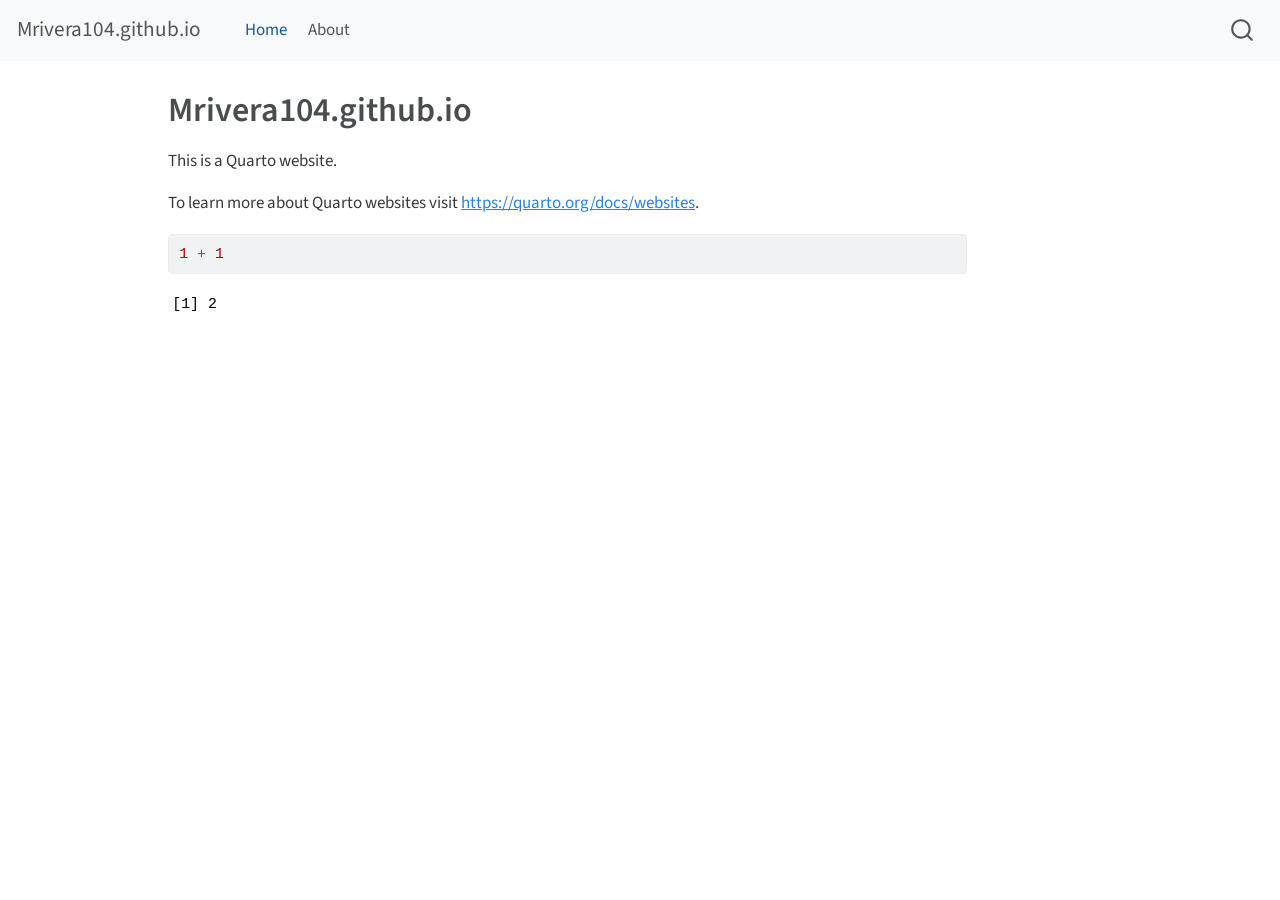
<file: _site/index.html>
<!DOCTYPE html>
<html xmlns="http://www.w3.org/1999/xhtml" lang="en" xml:lang="en"><head>

<meta charset="utf-8">
<meta name="generator" content="quarto-1.3.353">

<meta name="viewport" content="width=device-width, initial-scale=1.0, user-scalable=yes">


<title>Mrivera104.github.io</title>
<style>
code{white-space: pre-wrap;}
span.smallcaps{font-variant: small-caps;}
div.columns{display: flex; gap: min(4vw, 1.5em);}
div.column{flex: auto; overflow-x: auto;}
div.hanging-indent{margin-left: 1.5em; text-indent: -1.5em;}
ul.task-list{list-style: none;}
ul.task-list li input[type="checkbox"] {
  width: 0.8em;
  margin: 0 0.8em 0.2em -1em; /* quarto-specific, see https://github.com/quarto-dev/quarto-cli/issues/4556 */ 
  vertical-align: middle;
}
/* CSS for syntax highlighting */
pre > code.sourceCode { white-space: pre; position: relative; }
pre > code.sourceCode > span { display: inline-block; line-height: 1.25; }
pre > code.sourceCode > span:empty { height: 1.2em; }
.sourceCode { overflow: visible; }
code.sourceCode > span { color: inherit; text-decoration: inherit; }
div.sourceCode { margin: 1em 0; }
pre.sourceCode { margin: 0; }
@media screen {
div.sourceCode { overflow: auto; }
}
@media print {
pre > code.sourceCode { white-space: pre-wrap; }
pre > code.sourceCode > span { text-indent: -5em; padding-left: 5em; }
}
pre.numberSource code
  { counter-reset: source-line 0; }
pre.numberSource code > span
  { position: relative; left: -4em; counter-increment: source-line; }
pre.numberSource code > span > a:first-child::before
  { content: counter(source-line);
    position: relative; left: -1em; text-align: right; vertical-align: baseline;
    border: none; display: inline-block;
    -webkit-touch-callout: none; -webkit-user-select: none;
    -khtml-user-select: none; -moz-user-select: none;
    -ms-user-select: none; user-select: none;
    padding: 0 4px; width: 4em;
  }
pre.numberSource { margin-left: 3em;  padding-left: 4px; }
div.sourceCode
  {   }
@media screen {
pre > code.sourceCode > span > a:first-child::before { text-decoration: underline; }
}
</style>


<script src="site_libs/quarto-nav/quarto-nav.js"></script>
<script src="site_libs/quarto-nav/headroom.min.js"></script>
<script src="site_libs/clipboard/clipboard.min.js"></script>
<script src="site_libs/quarto-search/autocomplete.umd.js"></script>
<script src="site_libs/quarto-search/fuse.min.js"></script>
<script src="site_libs/quarto-search/quarto-search.js"></script>
<meta name="quarto:offset" content="./">
<script src="site_libs/quarto-html/quarto.js"></script>
<script src="site_libs/quarto-html/popper.min.js"></script>
<script src="site_libs/quarto-html/tippy.umd.min.js"></script>
<script src="site_libs/quarto-html/anchor.min.js"></script>
<link href="site_libs/quarto-html/tippy.css" rel="stylesheet">
<link href="site_libs/quarto-html/quarto-syntax-highlighting.css" rel="stylesheet" id="quarto-text-highlighting-styles">
<script src="site_libs/bootstrap/bootstrap.min.js"></script>
<link href="site_libs/bootstrap/bootstrap-icons.css" rel="stylesheet">
<link href="site_libs/bootstrap/bootstrap.min.css" rel="stylesheet" id="quarto-bootstrap" data-mode="light">
<script id="quarto-search-options" type="application/json">{
  "location": "navbar",
  "copy-button": false,
  "collapse-after": 3,
  "panel-placement": "end",
  "type": "overlay",
  "limit": 20,
  "language": {
    "search-no-results-text": "No results",
    "search-matching-documents-text": "matching documents",
    "search-copy-link-title": "Copy link to search",
    "search-hide-matches-text": "Hide additional matches",
    "search-more-match-text": "more match in this document",
    "search-more-matches-text": "more matches in this document",
    "search-clear-button-title": "Clear",
    "search-detached-cancel-button-title": "Cancel",
    "search-submit-button-title": "Submit"
  }
}</script>


<link rel="stylesheet" href="styles.css">
</head>

<body class="nav-fixed">

<div id="quarto-search-results"></div>
  <header id="quarto-header" class="headroom fixed-top">
    <nav class="navbar navbar-expand-lg navbar-dark ">
      <div class="navbar-container container-fluid">
      <div class="navbar-brand-container">
    <a class="navbar-brand" href="./index.html">
    <span class="navbar-title">Mrivera104.github.io</span>
    </a>
  </div>
            <div id="quarto-search" class="" title="Search"></div>
          <button class="navbar-toggler" type="button" data-bs-toggle="collapse" data-bs-target="#navbarCollapse" aria-controls="navbarCollapse" aria-expanded="false" aria-label="Toggle navigation" onclick="if (window.quartoToggleHeadroom) { window.quartoToggleHeadroom(); }">
  <span class="navbar-toggler-icon"></span>
</button>
          <div class="collapse navbar-collapse" id="navbarCollapse">
            <ul class="navbar-nav navbar-nav-scroll me-auto">
  <li class="nav-item">
    <a class="nav-link active" href="./index.html" rel="" target="" aria-current="page">
 <span class="menu-text">Home</span></a>
  </li>  
  <li class="nav-item">
    <a class="nav-link" href="./about.html" rel="" target="">
 <span class="menu-text">About</span></a>
  </li>  
</ul>
            <div class="quarto-navbar-tools ms-auto">
</div>
          </div> <!-- /navcollapse -->
      </div> <!-- /container-fluid -->
    </nav>
</header>
<!-- content -->
<div id="quarto-content" class="quarto-container page-columns page-rows-contents page-layout-article page-navbar">
<!-- sidebar -->
<!-- margin-sidebar -->
    <div id="quarto-margin-sidebar" class="sidebar margin-sidebar">
        
    </div>
<!-- main -->
<main class="content" id="quarto-document-content">

<header id="title-block-header" class="quarto-title-block default">
<div class="quarto-title">
<h1 class="title">Mrivera104.github.io</h1>
</div>



<div class="quarto-title-meta">

    
  
    
  </div>
  

</header>

<p>This is a Quarto website.</p>
<p>To learn more about Quarto websites visit <a href="https://quarto.org/docs/websites" class="uri">https://quarto.org/docs/websites</a>.</p>
<div class="cell">
<div class="sourceCode cell-code" id="cb1"><pre class="sourceCode r code-with-copy"><code class="sourceCode r"><span id="cb1-1"><a href="#cb1-1" aria-hidden="true" tabindex="-1"></a><span class="dv">1</span> <span class="sc">+</span> <span class="dv">1</span></span></code><button title="Copy to Clipboard" class="code-copy-button"><i class="bi"></i></button></pre></div>
<div class="cell-output cell-output-stdout">
<pre><code>[1] 2</code></pre>
</div>
</div>



</main> <!-- /main -->
<script id="quarto-html-after-body" type="application/javascript">
window.document.addEventListener("DOMContentLoaded", function (event) {
  const toggleBodyColorMode = (bsSheetEl) => {
    const mode = bsSheetEl.getAttribute("data-mode");
    const bodyEl = window.document.querySelector("body");
    if (mode === "dark") {
      bodyEl.classList.add("quarto-dark");
      bodyEl.classList.remove("quarto-light");
    } else {
      bodyEl.classList.add("quarto-light");
      bodyEl.classList.remove("quarto-dark");
    }
  }
  const toggleBodyColorPrimary = () => {
    const bsSheetEl = window.document.querySelector("link#quarto-bootstrap");
    if (bsSheetEl) {
      toggleBodyColorMode(bsSheetEl);
    }
  }
  toggleBodyColorPrimary();  
  const icon = "";
  const anchorJS = new window.AnchorJS();
  anchorJS.options = {
    placement: 'right',
    icon: icon
  };
  anchorJS.add('.anchored');
  const isCodeAnnotation = (el) => {
    for (const clz of el.classList) {
      if (clz.startsWith('code-annotation-')) {                     
        return true;
      }
    }
    return false;
  }
  const clipboard = new window.ClipboardJS('.code-copy-button', {
    text: function(trigger) {
      const codeEl = trigger.previousElementSibling.cloneNode(true);
      for (const childEl of codeEl.children) {
        if (isCodeAnnotation(childEl)) {
          childEl.remove();
        }
      }
      return codeEl.innerText;
    }
  });
  clipboard.on('success', function(e) {
    // button target
    const button = e.trigger;
    // don't keep focus
    button.blur();
    // flash "checked"
    button.classList.add('code-copy-button-checked');
    var currentTitle = button.getAttribute("title");
    button.setAttribute("title", "Copied!");
    let tooltip;
    if (window.bootstrap) {
      button.setAttribute("data-bs-toggle", "tooltip");
      button.setAttribute("data-bs-placement", "left");
      button.setAttribute("data-bs-title", "Copied!");
      tooltip = new bootstrap.Tooltip(button, 
        { trigger: "manual", 
          customClass: "code-copy-button-tooltip",
          offset: [0, -8]});
      tooltip.show();    
    }
    setTimeout(function() {
      if (tooltip) {
        tooltip.hide();
        button.removeAttribute("data-bs-title");
        button.removeAttribute("data-bs-toggle");
        button.removeAttribute("data-bs-placement");
      }
      button.setAttribute("title", currentTitle);
      button.classList.remove('code-copy-button-checked');
    }, 1000);
    // clear code selection
    e.clearSelection();
  });
  function tippyHover(el, contentFn) {
    const config = {
      allowHTML: true,
      content: contentFn,
      maxWidth: 500,
      delay: 100,
      arrow: false,
      appendTo: function(el) {
          return el.parentElement;
      },
      interactive: true,
      interactiveBorder: 10,
      theme: 'quarto',
      placement: 'bottom-start'
    };
    window.tippy(el, config); 
  }
  const noterefs = window.document.querySelectorAll('a[role="doc-noteref"]');
  for (var i=0; i<noterefs.length; i++) {
    const ref = noterefs[i];
    tippyHover(ref, function() {
      // use id or data attribute instead here
      let href = ref.getAttribute('data-footnote-href') || ref.getAttribute('href');
      try { href = new URL(href).hash; } catch {}
      const id = href.replace(/^#\/?/, "");
      const note = window.document.getElementById(id);
      return note.innerHTML;
    });
  }
      let selectedAnnoteEl;
      const selectorForAnnotation = ( cell, annotation) => {
        let cellAttr = 'data-code-cell="' + cell + '"';
        let lineAttr = 'data-code-annotation="' +  annotation + '"';
        const selector = 'span[' + cellAttr + '][' + lineAttr + ']';
        return selector;
      }
      const selectCodeLines = (annoteEl) => {
        const doc = window.document;
        const targetCell = annoteEl.getAttribute("data-target-cell");
        const targetAnnotation = annoteEl.getAttribute("data-target-annotation");
        const annoteSpan = window.document.querySelector(selectorForAnnotation(targetCell, targetAnnotation));
        const lines = annoteSpan.getAttribute("data-code-lines").split(",");
        const lineIds = lines.map((line) => {
          return targetCell + "-" + line;
        })
        let top = null;
        let height = null;
        let parent = null;
        if (lineIds.length > 0) {
            //compute the position of the single el (top and bottom and make a div)
            const el = window.document.getElementById(lineIds[0]);
            top = el.offsetTop;
            height = el.offsetHeight;
            parent = el.parentElement.parentElement;
          if (lineIds.length > 1) {
            const lastEl = window.document.getElementById(lineIds[lineIds.length - 1]);
            const bottom = lastEl.offsetTop + lastEl.offsetHeight;
            height = bottom - top;
          }
          if (top !== null && height !== null && parent !== null) {
            // cook up a div (if necessary) and position it 
            let div = window.document.getElementById("code-annotation-line-highlight");
            if (div === null) {
              div = window.document.createElement("div");
              div.setAttribute("id", "code-annotation-line-highlight");
              div.style.position = 'absolute';
              parent.appendChild(div);
            }
            div.style.top = top - 2 + "px";
            div.style.height = height + 4 + "px";
            let gutterDiv = window.document.getElementById("code-annotation-line-highlight-gutter");
            if (gutterDiv === null) {
              gutterDiv = window.document.createElement("div");
              gutterDiv.setAttribute("id", "code-annotation-line-highlight-gutter");
              gutterDiv.style.position = 'absolute';
              const codeCell = window.document.getElementById(targetCell);
              const gutter = codeCell.querySelector('.code-annotation-gutter');
              gutter.appendChild(gutterDiv);
            }
            gutterDiv.style.top = top - 2 + "px";
            gutterDiv.style.height = height + 4 + "px";
          }
          selectedAnnoteEl = annoteEl;
        }
      };
      const unselectCodeLines = () => {
        const elementsIds = ["code-annotation-line-highlight", "code-annotation-line-highlight-gutter"];
        elementsIds.forEach((elId) => {
          const div = window.document.getElementById(elId);
          if (div) {
            div.remove();
          }
        });
        selectedAnnoteEl = undefined;
      };
      // Attach click handler to the DT
      const annoteDls = window.document.querySelectorAll('dt[data-target-cell]');
      for (const annoteDlNode of annoteDls) {
        annoteDlNode.addEventListener('click', (event) => {
          const clickedEl = event.target;
          if (clickedEl !== selectedAnnoteEl) {
            unselectCodeLines();
            const activeEl = window.document.querySelector('dt[data-target-cell].code-annotation-active');
            if (activeEl) {
              activeEl.classList.remove('code-annotation-active');
            }
            selectCodeLines(clickedEl);
            clickedEl.classList.add('code-annotation-active');
          } else {
            // Unselect the line
            unselectCodeLines();
            clickedEl.classList.remove('code-annotation-active');
          }
        });
      }
  const findCites = (el) => {
    const parentEl = el.parentElement;
    if (parentEl) {
      const cites = parentEl.dataset.cites;
      if (cites) {
        return {
          el,
          cites: cites.split(' ')
        };
      } else {
        return findCites(el.parentElement)
      }
    } else {
      return undefined;
    }
  };
  var bibliorefs = window.document.querySelectorAll('a[role="doc-biblioref"]');
  for (var i=0; i<bibliorefs.length; i++) {
    const ref = bibliorefs[i];
    const citeInfo = findCites(ref);
    if (citeInfo) {
      tippyHover(citeInfo.el, function() {
        var popup = window.document.createElement('div');
        citeInfo.cites.forEach(function(cite) {
          var citeDiv = window.document.createElement('div');
          citeDiv.classList.add('hanging-indent');
          citeDiv.classList.add('csl-entry');
          var biblioDiv = window.document.getElementById('ref-' + cite);
          if (biblioDiv) {
            citeDiv.innerHTML = biblioDiv.innerHTML;
          }
          popup.appendChild(citeDiv);
        });
        return popup.innerHTML;
      });
    }
  }
});
</script>
</div> <!-- /content -->



</body></html>
</file>
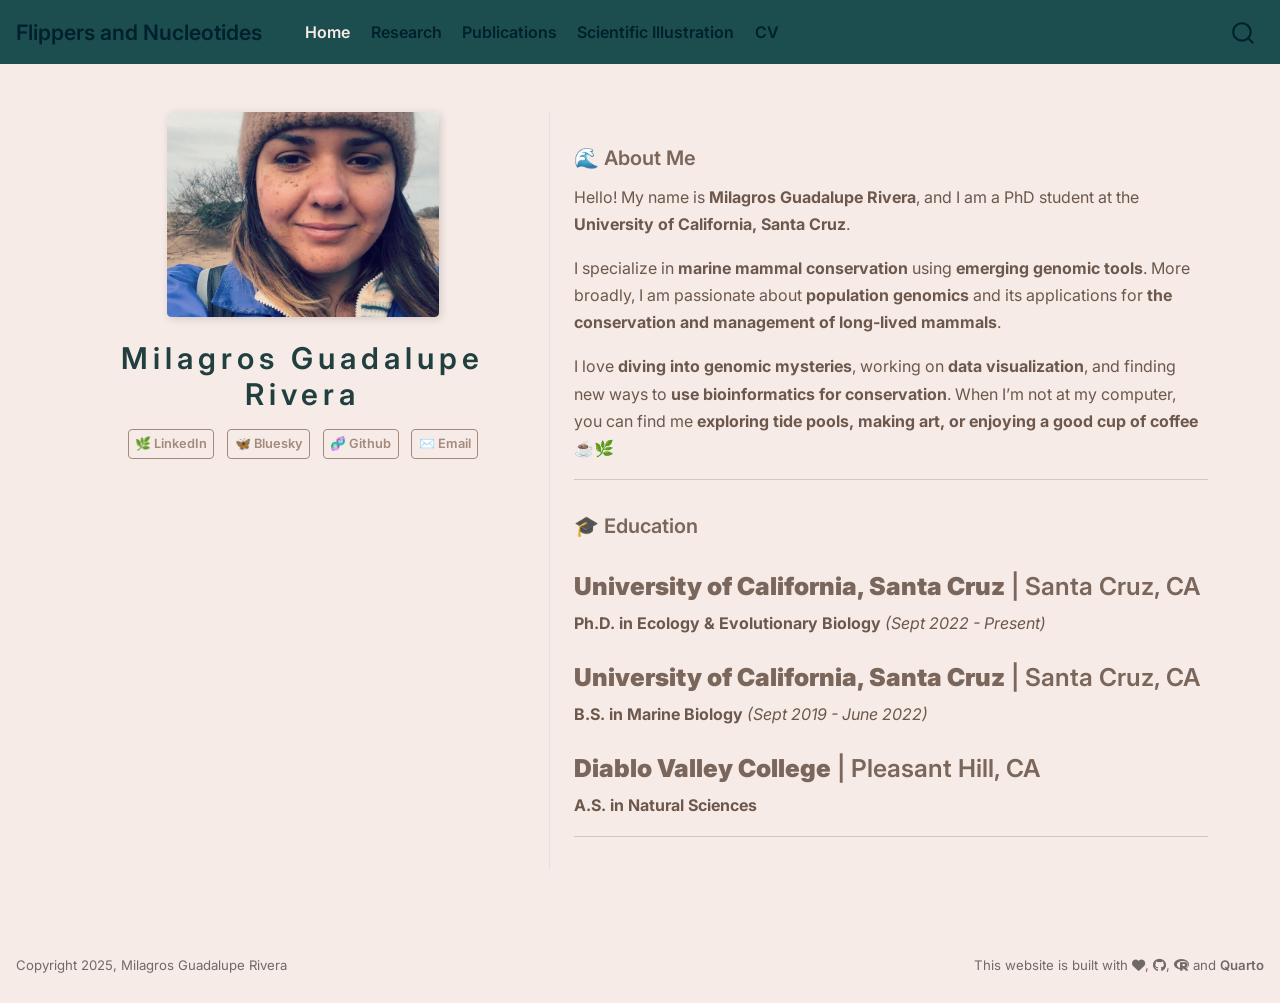
<file: docs/index.html>
<!DOCTYPE html>
<html xmlns="http://www.w3.org/1999/xhtml" lang="en" xml:lang="en"><head>

<meta charset="utf-8">
<meta name="generator" content="quarto-1.3.353">

<meta name="viewport" content="width=device-width, initial-scale=1.0, user-scalable=yes">


<title>Flippers and Nucleotides - Milagros Guadalupe Rivera</title>
<style>
code{white-space: pre-wrap;}
span.smallcaps{font-variant: small-caps;}
div.columns{display: flex; gap: min(4vw, 1.5em);}
div.column{flex: auto; overflow-x: auto;}
div.hanging-indent{margin-left: 1.5em; text-indent: -1.5em;}
ul.task-list{list-style: none;}
ul.task-list li input[type="checkbox"] {
  width: 0.8em;
  margin: 0 0.8em 0.2em -1em; /* quarto-specific, see https://github.com/quarto-dev/quarto-cli/issues/4556 */ 
  vertical-align: middle;
}
</style>


<script src="site_libs/quarto-nav/quarto-nav.js"></script>
<script src="site_libs/quarto-nav/headroom.min.js"></script>
<script src="site_libs/clipboard/clipboard.min.js"></script>
<script src="site_libs/quarto-search/autocomplete.umd.js"></script>
<script src="site_libs/quarto-search/fuse.min.js"></script>
<script src="site_libs/quarto-search/quarto-search.js"></script>
<meta name="quarto:offset" content="./">
<script src="site_libs/quarto-html/quarto.js"></script>
<script src="site_libs/quarto-html/popper.min.js"></script>
<script src="site_libs/quarto-html/tippy.umd.min.js"></script>
<link href="site_libs/quarto-html/tippy.css" rel="stylesheet">
<link href="site_libs/quarto-html/quarto-syntax-highlighting.css" rel="stylesheet" id="quarto-text-highlighting-styles">
<script src="site_libs/bootstrap/bootstrap.min.js"></script>
<link href="site_libs/bootstrap/bootstrap-icons.css" rel="stylesheet">
<link href="site_libs/bootstrap/bootstrap.min.css" rel="stylesheet" id="quarto-bootstrap" data-mode="light">
<link href="site_libs/quarto-contrib/fontawesome6-1.2.0/all.min.css" rel="stylesheet">
<link href="site_libs/quarto-contrib/fontawesome6-1.2.0/latex-fontsize.css" rel="stylesheet">
<script id="quarto-search-options" type="application/json">{
  "location": "navbar",
  "copy-button": false,
  "collapse-after": 3,
  "panel-placement": "end",
  "type": "overlay",
  "limit": 20,
  "language": {
    "search-no-results-text": "No results",
    "search-matching-documents-text": "matching documents",
    "search-copy-link-title": "Copy link to search",
    "search-hide-matches-text": "Hide additional matches",
    "search-more-match-text": "more match in this document",
    "search-more-matches-text": "more matches in this document",
    "search-clear-button-title": "Clear",
    "search-detached-cancel-button-title": "Cancel",
    "search-submit-button-title": "Submit"
  }
}</script>


</head>

<body class="nav-fixed">

<div id="quarto-search-results"></div>
  <header id="quarto-header" class="headroom fixed-top">
    <nav class="navbar navbar-expand-lg navbar-dark ">
      <div class="navbar-container container-fluid">
      <div class="navbar-brand-container">
    <a class="navbar-brand" href="./index.html">
    <span class="navbar-title">Flippers and Nucleotides</span>
    </a>
  </div>
            <div id="quarto-search" class="" title="Search"></div>
          <button class="navbar-toggler" type="button" data-bs-toggle="collapse" data-bs-target="#navbarCollapse" aria-controls="navbarCollapse" aria-expanded="false" aria-label="Toggle navigation" onclick="if (window.quartoToggleHeadroom) { window.quartoToggleHeadroom(); }">
  <span class="navbar-toggler-icon"></span>
</button>
          <div class="collapse navbar-collapse" id="navbarCollapse">
            <ul class="navbar-nav navbar-nav-scroll me-auto">
  <li class="nav-item">
    <a class="nav-link active" href="./index.html" rel="" target="" aria-current="page">
 <span class="menu-text">Home</span></a>
  </li>  
  <li class="nav-item">
    <a class="nav-link" href="./research.html" rel="" target="">
 <span class="menu-text">Research</span></a>
  </li>  
  <li class="nav-item">
    <a class="nav-link" href="./publications.html" rel="" target="">
 <span class="menu-text">Publications</span></a>
  </li>  
  <li class="nav-item">
    <a class="nav-link" href="./art.html" rel="" target="">
 <span class="menu-text">Scientific Illustration</span></a>
  </li>  
  <li class="nav-item">
    <a class="nav-link" href="./media/M_G_Rivera_CV_2025.pdf" rel="" target="">
 <span class="menu-text">CV</span></a>
  </li>  
</ul>
            <div class="quarto-navbar-tools ms-auto">
</div>
          </div> <!-- /navcollapse -->
      </div> <!-- /container-fluid -->
    </nav>
</header>
<!-- content -->
<div id="quarto-content" class="quarto-container page-columns page-rows-contents page-layout-full page-navbar">
<!-- sidebar -->
<!-- margin-sidebar -->
    
<!-- main -->
<div class="quarto-about-trestles column-page">
  <div class="about-entity">
    <img src="media/9F636170-020E-41BB-9B14-754940764675.jpg" class="about-image
  rounded " style="width: 17em;">
<header id="title-block-header" class="quarto-title-block default">
<div class="quarto-title">
<h1 class="title">Milagros Guadalupe Rivera</h1>
</div>
<div class="quarto-title-meta">
  </div>
</header>
    <div class="about-links">
  <a href="https://www.linkedin.com/in/milagros-rivera-9bb666232/" class="about-link" rel="" target="">
     <span class="about-link-text">🌿 LinkedIn</span>
  </a>
  <a href="https://bsky.app/profile/floraplasm.bsky.social" class="about-link" rel="" target="">
     <span class="about-link-text">🦋 Bluesky</span>
  </a>
  <a href="https://github.com/Mrivera104" class="about-link" rel="" target="">
     <span class="about-link-text">🧬 Github</span>
  </a>
  <a href="mailto:migriver@ucsc.edu" class="about-link" rel="" target="">
     <span class="about-link-text">✉️ Email</span>
  </a>
</div>
  </div>
  <div class="about-contents"><main class="content column-page" id="quarto-document-content">
<section id="about-me" class="level2">
<h2 data-anchor-id="about-me">🌊 About Me</h2>
<p>Hello! My name is <strong>Milagros Guadalupe Rivera</strong>, and I am a PhD student at the <strong>University of California, Santa Cruz</strong>.</p>
<p>I specialize in <strong>marine mammal conservation</strong> using <strong>emerging genomic tools</strong>. More broadly, I am passionate about <strong>population genomics</strong> and its applications for <strong>the conservation and management of long-lived mammals</strong>.</p>
<p>I love <strong>diving into genomic mysteries</strong>, working on <strong>data visualization</strong>, and finding new ways to <strong>use bioinformatics for conservation</strong>. When I’m not at my computer, you can find me <strong>exploring tide pools, making art, or enjoying a good cup of coffee ☕🌿</strong></p>
<hr>
</section>
<section id="education" class="level2">
<h2 data-anchor-id="education">🎓 Education</h2>
<section id="university-of-california-santa-cruz-santa-cruz-ca" class="level3">
<h3 data-anchor-id="university-of-california-santa-cruz-santa-cruz-ca"><strong>University of California, Santa Cruz</strong> | Santa Cruz, CA</h3>
<p><strong>Ph.D.&nbsp;in Ecology &amp; Evolutionary Biology</strong> <em>(Sept 2022 - Present)</em></p>
</section>
<section id="university-of-california-santa-cruz-santa-cruz-ca-1" class="level3">
<h3 data-anchor-id="university-of-california-santa-cruz-santa-cruz-ca-1"><strong>University of California, Santa Cruz</strong> | Santa Cruz, CA</h3>
<p><strong>B.S. in Marine Biology</strong> <em>(Sept 2019 - June 2022)</em></p>
</section>
<section id="diablo-valley-college-pleasant-hill-ca" class="level3">
<h3 data-anchor-id="diablo-valley-college-pleasant-hill-ca"><strong>Diablo Valley College</strong> | Pleasant Hill, CA</h3>
<p><strong>A.S. in Natural Sciences</strong></p>
<hr>


</section>
</section>
</main></div>
</div>
 <!-- /main -->
<script id="quarto-html-after-body" type="application/javascript">
window.document.addEventListener("DOMContentLoaded", function (event) {
  const toggleBodyColorMode = (bsSheetEl) => {
    const mode = bsSheetEl.getAttribute("data-mode");
    const bodyEl = window.document.querySelector("body");
    if (mode === "dark") {
      bodyEl.classList.add("quarto-dark");
      bodyEl.classList.remove("quarto-light");
    } else {
      bodyEl.classList.add("quarto-light");
      bodyEl.classList.remove("quarto-dark");
    }
  }
  const toggleBodyColorPrimary = () => {
    const bsSheetEl = window.document.querySelector("link#quarto-bootstrap");
    if (bsSheetEl) {
      toggleBodyColorMode(bsSheetEl);
    }
  }
  toggleBodyColorPrimary();  
  const isCodeAnnotation = (el) => {
    for (const clz of el.classList) {
      if (clz.startsWith('code-annotation-')) {                     
        return true;
      }
    }
    return false;
  }
  const clipboard = new window.ClipboardJS('.code-copy-button', {
    text: function(trigger) {
      const codeEl = trigger.previousElementSibling.cloneNode(true);
      for (const childEl of codeEl.children) {
        if (isCodeAnnotation(childEl)) {
          childEl.remove();
        }
      }
      return codeEl.innerText;
    }
  });
  clipboard.on('success', function(e) {
    // button target
    const button = e.trigger;
    // don't keep focus
    button.blur();
    // flash "checked"
    button.classList.add('code-copy-button-checked');
    var currentTitle = button.getAttribute("title");
    button.setAttribute("title", "Copied!");
    let tooltip;
    if (window.bootstrap) {
      button.setAttribute("data-bs-toggle", "tooltip");
      button.setAttribute("data-bs-placement", "left");
      button.setAttribute("data-bs-title", "Copied!");
      tooltip = new bootstrap.Tooltip(button, 
        { trigger: "manual", 
          customClass: "code-copy-button-tooltip",
          offset: [0, -8]});
      tooltip.show();    
    }
    setTimeout(function() {
      if (tooltip) {
        tooltip.hide();
        button.removeAttribute("data-bs-title");
        button.removeAttribute("data-bs-toggle");
        button.removeAttribute("data-bs-placement");
      }
      button.setAttribute("title", currentTitle);
      button.classList.remove('code-copy-button-checked');
    }, 1000);
    // clear code selection
    e.clearSelection();
  });
  function tippyHover(el, contentFn) {
    const config = {
      allowHTML: true,
      content: contentFn,
      maxWidth: 500,
      delay: 100,
      arrow: false,
      appendTo: function(el) {
          return el.parentElement;
      },
      interactive: true,
      interactiveBorder: 10,
      theme: 'quarto',
      placement: 'bottom-start'
    };
    window.tippy(el, config); 
  }
  const noterefs = window.document.querySelectorAll('a[role="doc-noteref"]');
  for (var i=0; i<noterefs.length; i++) {
    const ref = noterefs[i];
    tippyHover(ref, function() {
      // use id or data attribute instead here
      let href = ref.getAttribute('data-footnote-href') || ref.getAttribute('href');
      try { href = new URL(href).hash; } catch {}
      const id = href.replace(/^#\/?/, "");
      const note = window.document.getElementById(id);
      return note.innerHTML;
    });
  }
      let selectedAnnoteEl;
      const selectorForAnnotation = ( cell, annotation) => {
        let cellAttr = 'data-code-cell="' + cell + '"';
        let lineAttr = 'data-code-annotation="' +  annotation + '"';
        const selector = 'span[' + cellAttr + '][' + lineAttr + ']';
        return selector;
      }
      const selectCodeLines = (annoteEl) => {
        const doc = window.document;
        const targetCell = annoteEl.getAttribute("data-target-cell");
        const targetAnnotation = annoteEl.getAttribute("data-target-annotation");
        const annoteSpan = window.document.querySelector(selectorForAnnotation(targetCell, targetAnnotation));
        const lines = annoteSpan.getAttribute("data-code-lines").split(",");
        const lineIds = lines.map((line) => {
          return targetCell + "-" + line;
        })
        let top = null;
        let height = null;
        let parent = null;
        if (lineIds.length > 0) {
            //compute the position of the single el (top and bottom and make a div)
            const el = window.document.getElementById(lineIds[0]);
            top = el.offsetTop;
            height = el.offsetHeight;
            parent = el.parentElement.parentElement;
          if (lineIds.length > 1) {
            const lastEl = window.document.getElementById(lineIds[lineIds.length - 1]);
            const bottom = lastEl.offsetTop + lastEl.offsetHeight;
            height = bottom - top;
          }
          if (top !== null && height !== null && parent !== null) {
            // cook up a div (if necessary) and position it 
            let div = window.document.getElementById("code-annotation-line-highlight");
            if (div === null) {
              div = window.document.createElement("div");
              div.setAttribute("id", "code-annotation-line-highlight");
              div.style.position = 'absolute';
              parent.appendChild(div);
            }
            div.style.top = top - 2 + "px";
            div.style.height = height + 4 + "px";
            let gutterDiv = window.document.getElementById("code-annotation-line-highlight-gutter");
            if (gutterDiv === null) {
              gutterDiv = window.document.createElement("div");
              gutterDiv.setAttribute("id", "code-annotation-line-highlight-gutter");
              gutterDiv.style.position = 'absolute';
              const codeCell = window.document.getElementById(targetCell);
              const gutter = codeCell.querySelector('.code-annotation-gutter');
              gutter.appendChild(gutterDiv);
            }
            gutterDiv.style.top = top - 2 + "px";
            gutterDiv.style.height = height + 4 + "px";
          }
          selectedAnnoteEl = annoteEl;
        }
      };
      const unselectCodeLines = () => {
        const elementsIds = ["code-annotation-line-highlight", "code-annotation-line-highlight-gutter"];
        elementsIds.forEach((elId) => {
          const div = window.document.getElementById(elId);
          if (div) {
            div.remove();
          }
        });
        selectedAnnoteEl = undefined;
      };
      // Attach click handler to the DT
      const annoteDls = window.document.querySelectorAll('dt[data-target-cell]');
      for (const annoteDlNode of annoteDls) {
        annoteDlNode.addEventListener('click', (event) => {
          const clickedEl = event.target;
          if (clickedEl !== selectedAnnoteEl) {
            unselectCodeLines();
            const activeEl = window.document.querySelector('dt[data-target-cell].code-annotation-active');
            if (activeEl) {
              activeEl.classList.remove('code-annotation-active');
            }
            selectCodeLines(clickedEl);
            clickedEl.classList.add('code-annotation-active');
          } else {
            // Unselect the line
            unselectCodeLines();
            clickedEl.classList.remove('code-annotation-active');
          }
        });
      }
  const findCites = (el) => {
    const parentEl = el.parentElement;
    if (parentEl) {
      const cites = parentEl.dataset.cites;
      if (cites) {
        return {
          el,
          cites: cites.split(' ')
        };
      } else {
        return findCites(el.parentElement)
      }
    } else {
      return undefined;
    }
  };
  var bibliorefs = window.document.querySelectorAll('a[role="doc-biblioref"]');
  for (var i=0; i<bibliorefs.length; i++) {
    const ref = bibliorefs[i];
    const citeInfo = findCites(ref);
    if (citeInfo) {
      tippyHover(citeInfo.el, function() {
        var popup = window.document.createElement('div');
        citeInfo.cites.forEach(function(cite) {
          var citeDiv = window.document.createElement('div');
          citeDiv.classList.add('hanging-indent');
          citeDiv.classList.add('csl-entry');
          var biblioDiv = window.document.getElementById('ref-' + cite);
          if (biblioDiv) {
            citeDiv.innerHTML = biblioDiv.innerHTML;
          }
          popup.appendChild(citeDiv);
        });
        return popup.innerHTML;
      });
    }
  }
});
</script>
</div> <!-- /content -->
<footer class="footer">
  <div class="nav-footer">
    <div class="nav-footer-left">Copyright 2025, Milagros Guadalupe Rivera</div>   
    <div class="nav-footer-center">
      &nbsp;
    </div>
    <div class="nav-footer-right">This website is built with <i class="fa-solid fa-heart" title="a heart" aria-label="heart"></i>, <a href="https://github.com/Mrivera104/Mrivera104.github.io" target="_blank"><i class="fa-brands fa-github" title="GitHub octocat logo" aria-label="github"></i></a>, <a href="https://www.r-project.org/about.html" target="_blank"><i class="fa-brands fa-r-project" title="R Project" aria-label="r-project"></i></a> and <a href="https://quarto.org/" target="_blank">Quarto</a></div>
  </div>
</footer>



</body></html>
</file>
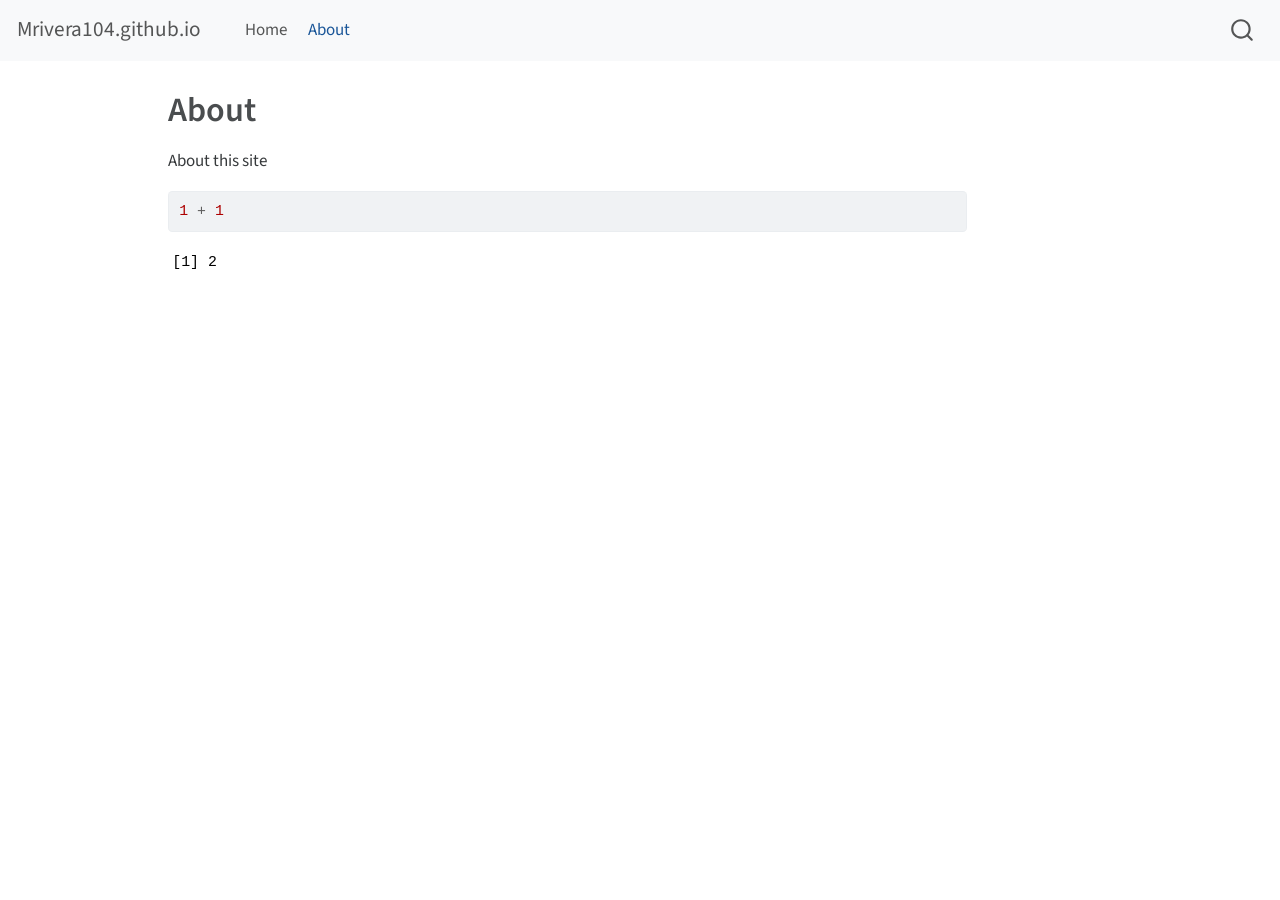
<file: _site/about.html>
<!DOCTYPE html>
<html xmlns="http://www.w3.org/1999/xhtml" lang="en" xml:lang="en"><head>

<meta charset="utf-8">
<meta name="generator" content="quarto-1.3.353">

<meta name="viewport" content="width=device-width, initial-scale=1.0, user-scalable=yes">


<title>Mrivera104.github.io - About</title>
<style>
code{white-space: pre-wrap;}
span.smallcaps{font-variant: small-caps;}
div.columns{display: flex; gap: min(4vw, 1.5em);}
div.column{flex: auto; overflow-x: auto;}
div.hanging-indent{margin-left: 1.5em; text-indent: -1.5em;}
ul.task-list{list-style: none;}
ul.task-list li input[type="checkbox"] {
  width: 0.8em;
  margin: 0 0.8em 0.2em -1em; /* quarto-specific, see https://github.com/quarto-dev/quarto-cli/issues/4556 */ 
  vertical-align: middle;
}
/* CSS for syntax highlighting */
pre > code.sourceCode { white-space: pre; position: relative; }
pre > code.sourceCode > span { display: inline-block; line-height: 1.25; }
pre > code.sourceCode > span:empty { height: 1.2em; }
.sourceCode { overflow: visible; }
code.sourceCode > span { color: inherit; text-decoration: inherit; }
div.sourceCode { margin: 1em 0; }
pre.sourceCode { margin: 0; }
@media screen {
div.sourceCode { overflow: auto; }
}
@media print {
pre > code.sourceCode { white-space: pre-wrap; }
pre > code.sourceCode > span { text-indent: -5em; padding-left: 5em; }
}
pre.numberSource code
  { counter-reset: source-line 0; }
pre.numberSource code > span
  { position: relative; left: -4em; counter-increment: source-line; }
pre.numberSource code > span > a:first-child::before
  { content: counter(source-line);
    position: relative; left: -1em; text-align: right; vertical-align: baseline;
    border: none; display: inline-block;
    -webkit-touch-callout: none; -webkit-user-select: none;
    -khtml-user-select: none; -moz-user-select: none;
    -ms-user-select: none; user-select: none;
    padding: 0 4px; width: 4em;
  }
pre.numberSource { margin-left: 3em;  padding-left: 4px; }
div.sourceCode
  {   }
@media screen {
pre > code.sourceCode > span > a:first-child::before { text-decoration: underline; }
}
</style>


<script src="site_libs/quarto-nav/quarto-nav.js"></script>
<script src="site_libs/quarto-nav/headroom.min.js"></script>
<script src="site_libs/clipboard/clipboard.min.js"></script>
<script src="site_libs/quarto-search/autocomplete.umd.js"></script>
<script src="site_libs/quarto-search/fuse.min.js"></script>
<script src="site_libs/quarto-search/quarto-search.js"></script>
<meta name="quarto:offset" content="./">
<script src="site_libs/quarto-html/quarto.js"></script>
<script src="site_libs/quarto-html/popper.min.js"></script>
<script src="site_libs/quarto-html/tippy.umd.min.js"></script>
<script src="site_libs/quarto-html/anchor.min.js"></script>
<link href="site_libs/quarto-html/tippy.css" rel="stylesheet">
<link href="site_libs/quarto-html/quarto-syntax-highlighting.css" rel="stylesheet" id="quarto-text-highlighting-styles">
<script src="site_libs/bootstrap/bootstrap.min.js"></script>
<link href="site_libs/bootstrap/bootstrap-icons.css" rel="stylesheet">
<link href="site_libs/bootstrap/bootstrap.min.css" rel="stylesheet" id="quarto-bootstrap" data-mode="light">
<script id="quarto-search-options" type="application/json">{
  "location": "navbar",
  "copy-button": false,
  "collapse-after": 3,
  "panel-placement": "end",
  "type": "overlay",
  "limit": 20,
  "language": {
    "search-no-results-text": "No results",
    "search-matching-documents-text": "matching documents",
    "search-copy-link-title": "Copy link to search",
    "search-hide-matches-text": "Hide additional matches",
    "search-more-match-text": "more match in this document",
    "search-more-matches-text": "more matches in this document",
    "search-clear-button-title": "Clear",
    "search-detached-cancel-button-title": "Cancel",
    "search-submit-button-title": "Submit"
  }
}</script>


<link rel="stylesheet" href="styles.css">
</head>

<body class="nav-fixed">

<div id="quarto-search-results"></div>
  <header id="quarto-header" class="headroom fixed-top">
    <nav class="navbar navbar-expand-lg navbar-dark ">
      <div class="navbar-container container-fluid">
      <div class="navbar-brand-container">
    <a class="navbar-brand" href="./index.html">
    <span class="navbar-title">Mrivera104.github.io</span>
    </a>
  </div>
            <div id="quarto-search" class="" title="Search"></div>
          <button class="navbar-toggler" type="button" data-bs-toggle="collapse" data-bs-target="#navbarCollapse" aria-controls="navbarCollapse" aria-expanded="false" aria-label="Toggle navigation" onclick="if (window.quartoToggleHeadroom) { window.quartoToggleHeadroom(); }">
  <span class="navbar-toggler-icon"></span>
</button>
          <div class="collapse navbar-collapse" id="navbarCollapse">
            <ul class="navbar-nav navbar-nav-scroll me-auto">
  <li class="nav-item">
    <a class="nav-link" href="./index.html" rel="" target="">
 <span class="menu-text">Home</span></a>
  </li>  
  <li class="nav-item">
    <a class="nav-link active" href="./about.html" rel="" target="" aria-current="page">
 <span class="menu-text">About</span></a>
  </li>  
</ul>
            <div class="quarto-navbar-tools ms-auto">
</div>
          </div> <!-- /navcollapse -->
      </div> <!-- /container-fluid -->
    </nav>
</header>
<!-- content -->
<div id="quarto-content" class="quarto-container page-columns page-rows-contents page-layout-article page-navbar">
<!-- sidebar -->
<!-- margin-sidebar -->
    <div id="quarto-margin-sidebar" class="sidebar margin-sidebar">
        
    </div>
<!-- main -->
<main class="content" id="quarto-document-content">

<header id="title-block-header" class="quarto-title-block default">
<div class="quarto-title">
<h1 class="title">About</h1>
</div>



<div class="quarto-title-meta">

    
  
    
  </div>
  

</header>

<p>About this site</p>
<div class="cell">
<div class="sourceCode cell-code" id="cb1"><pre class="sourceCode r code-with-copy"><code class="sourceCode r"><span id="cb1-1"><a href="#cb1-1" aria-hidden="true" tabindex="-1"></a><span class="dv">1</span> <span class="sc">+</span> <span class="dv">1</span></span></code><button title="Copy to Clipboard" class="code-copy-button"><i class="bi"></i></button></pre></div>
<div class="cell-output cell-output-stdout">
<pre><code>[1] 2</code></pre>
</div>
</div>



</main> <!-- /main -->
<script id="quarto-html-after-body" type="application/javascript">
window.document.addEventListener("DOMContentLoaded", function (event) {
  const toggleBodyColorMode = (bsSheetEl) => {
    const mode = bsSheetEl.getAttribute("data-mode");
    const bodyEl = window.document.querySelector("body");
    if (mode === "dark") {
      bodyEl.classList.add("quarto-dark");
      bodyEl.classList.remove("quarto-light");
    } else {
      bodyEl.classList.add("quarto-light");
      bodyEl.classList.remove("quarto-dark");
    }
  }
  const toggleBodyColorPrimary = () => {
    const bsSheetEl = window.document.querySelector("link#quarto-bootstrap");
    if (bsSheetEl) {
      toggleBodyColorMode(bsSheetEl);
    }
  }
  toggleBodyColorPrimary();  
  const icon = "";
  const anchorJS = new window.AnchorJS();
  anchorJS.options = {
    placement: 'right',
    icon: icon
  };
  anchorJS.add('.anchored');
  const isCodeAnnotation = (el) => {
    for (const clz of el.classList) {
      if (clz.startsWith('code-annotation-')) {                     
        return true;
      }
    }
    return false;
  }
  const clipboard = new window.ClipboardJS('.code-copy-button', {
    text: function(trigger) {
      const codeEl = trigger.previousElementSibling.cloneNode(true);
      for (const childEl of codeEl.children) {
        if (isCodeAnnotation(childEl)) {
          childEl.remove();
        }
      }
      return codeEl.innerText;
    }
  });
  clipboard.on('success', function(e) {
    // button target
    const button = e.trigger;
    // don't keep focus
    button.blur();
    // flash "checked"
    button.classList.add('code-copy-button-checked');
    var currentTitle = button.getAttribute("title");
    button.setAttribute("title", "Copied!");
    let tooltip;
    if (window.bootstrap) {
      button.setAttribute("data-bs-toggle", "tooltip");
      button.setAttribute("data-bs-placement", "left");
      button.setAttribute("data-bs-title", "Copied!");
      tooltip = new bootstrap.Tooltip(button, 
        { trigger: "manual", 
          customClass: "code-copy-button-tooltip",
          offset: [0, -8]});
      tooltip.show();    
    }
    setTimeout(function() {
      if (tooltip) {
        tooltip.hide();
        button.removeAttribute("data-bs-title");
        button.removeAttribute("data-bs-toggle");
        button.removeAttribute("data-bs-placement");
      }
      button.setAttribute("title", currentTitle);
      button.classList.remove('code-copy-button-checked');
    }, 1000);
    // clear code selection
    e.clearSelection();
  });
  function tippyHover(el, contentFn) {
    const config = {
      allowHTML: true,
      content: contentFn,
      maxWidth: 500,
      delay: 100,
      arrow: false,
      appendTo: function(el) {
          return el.parentElement;
      },
      interactive: true,
      interactiveBorder: 10,
      theme: 'quarto',
      placement: 'bottom-start'
    };
    window.tippy(el, config); 
  }
  const noterefs = window.document.querySelectorAll('a[role="doc-noteref"]');
  for (var i=0; i<noterefs.length; i++) {
    const ref = noterefs[i];
    tippyHover(ref, function() {
      // use id or data attribute instead here
      let href = ref.getAttribute('data-footnote-href') || ref.getAttribute('href');
      try { href = new URL(href).hash; } catch {}
      const id = href.replace(/^#\/?/, "");
      const note = window.document.getElementById(id);
      return note.innerHTML;
    });
  }
      let selectedAnnoteEl;
      const selectorForAnnotation = ( cell, annotation) => {
        let cellAttr = 'data-code-cell="' + cell + '"';
        let lineAttr = 'data-code-annotation="' +  annotation + '"';
        const selector = 'span[' + cellAttr + '][' + lineAttr + ']';
        return selector;
      }
      const selectCodeLines = (annoteEl) => {
        const doc = window.document;
        const targetCell = annoteEl.getAttribute("data-target-cell");
        const targetAnnotation = annoteEl.getAttribute("data-target-annotation");
        const annoteSpan = window.document.querySelector(selectorForAnnotation(targetCell, targetAnnotation));
        const lines = annoteSpan.getAttribute("data-code-lines").split(",");
        const lineIds = lines.map((line) => {
          return targetCell + "-" + line;
        })
        let top = null;
        let height = null;
        let parent = null;
        if (lineIds.length > 0) {
            //compute the position of the single el (top and bottom and make a div)
            const el = window.document.getElementById(lineIds[0]);
            top = el.offsetTop;
            height = el.offsetHeight;
            parent = el.parentElement.parentElement;
          if (lineIds.length > 1) {
            const lastEl = window.document.getElementById(lineIds[lineIds.length - 1]);
            const bottom = lastEl.offsetTop + lastEl.offsetHeight;
            height = bottom - top;
          }
          if (top !== null && height !== null && parent !== null) {
            // cook up a div (if necessary) and position it 
            let div = window.document.getElementById("code-annotation-line-highlight");
            if (div === null) {
              div = window.document.createElement("div");
              div.setAttribute("id", "code-annotation-line-highlight");
              div.style.position = 'absolute';
              parent.appendChild(div);
            }
            div.style.top = top - 2 + "px";
            div.style.height = height + 4 + "px";
            let gutterDiv = window.document.getElementById("code-annotation-line-highlight-gutter");
            if (gutterDiv === null) {
              gutterDiv = window.document.createElement("div");
              gutterDiv.setAttribute("id", "code-annotation-line-highlight-gutter");
              gutterDiv.style.position = 'absolute';
              const codeCell = window.document.getElementById(targetCell);
              const gutter = codeCell.querySelector('.code-annotation-gutter');
              gutter.appendChild(gutterDiv);
            }
            gutterDiv.style.top = top - 2 + "px";
            gutterDiv.style.height = height + 4 + "px";
          }
          selectedAnnoteEl = annoteEl;
        }
      };
      const unselectCodeLines = () => {
        const elementsIds = ["code-annotation-line-highlight", "code-annotation-line-highlight-gutter"];
        elementsIds.forEach((elId) => {
          const div = window.document.getElementById(elId);
          if (div) {
            div.remove();
          }
        });
        selectedAnnoteEl = undefined;
      };
      // Attach click handler to the DT
      const annoteDls = window.document.querySelectorAll('dt[data-target-cell]');
      for (const annoteDlNode of annoteDls) {
        annoteDlNode.addEventListener('click', (event) => {
          const clickedEl = event.target;
          if (clickedEl !== selectedAnnoteEl) {
            unselectCodeLines();
            const activeEl = window.document.querySelector('dt[data-target-cell].code-annotation-active');
            if (activeEl) {
              activeEl.classList.remove('code-annotation-active');
            }
            selectCodeLines(clickedEl);
            clickedEl.classList.add('code-annotation-active');
          } else {
            // Unselect the line
            unselectCodeLines();
            clickedEl.classList.remove('code-annotation-active');
          }
        });
      }
  const findCites = (el) => {
    const parentEl = el.parentElement;
    if (parentEl) {
      const cites = parentEl.dataset.cites;
      if (cites) {
        return {
          el,
          cites: cites.split(' ')
        };
      } else {
        return findCites(el.parentElement)
      }
    } else {
      return undefined;
    }
  };
  var bibliorefs = window.document.querySelectorAll('a[role="doc-biblioref"]');
  for (var i=0; i<bibliorefs.length; i++) {
    const ref = bibliorefs[i];
    const citeInfo = findCites(ref);
    if (citeInfo) {
      tippyHover(citeInfo.el, function() {
        var popup = window.document.createElement('div');
        citeInfo.cites.forEach(function(cite) {
          var citeDiv = window.document.createElement('div');
          citeDiv.classList.add('hanging-indent');
          citeDiv.classList.add('csl-entry');
          var biblioDiv = window.document.getElementById('ref-' + cite);
          if (biblioDiv) {
            citeDiv.innerHTML = biblioDiv.innerHTML;
          }
          popup.appendChild(citeDiv);
        });
        return popup.innerHTML;
      });
    }
  }
});
</script>
</div> <!-- /content -->



</body></html>
</file>
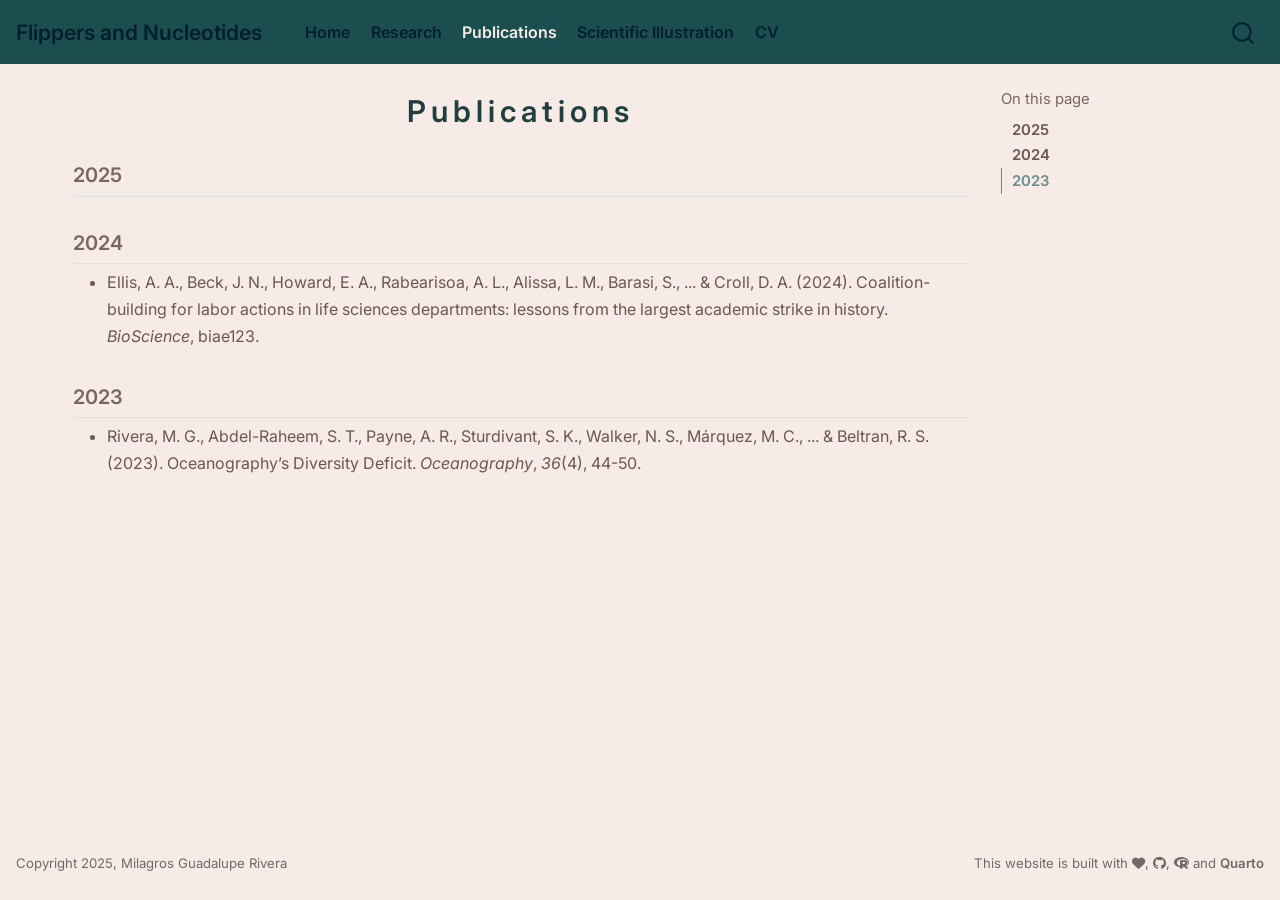
<file: docs/publications.html>
<!DOCTYPE html>
<html xmlns="http://www.w3.org/1999/xhtml" lang="en" xml:lang="en"><head>

<meta charset="utf-8">
<meta name="generator" content="quarto-1.3.353">

<meta name="viewport" content="width=device-width, initial-scale=1.0, user-scalable=yes">


<title>Flippers and Nucleotides - Publications</title>
<style>
code{white-space: pre-wrap;}
span.smallcaps{font-variant: small-caps;}
div.columns{display: flex; gap: min(4vw, 1.5em);}
div.column{flex: auto; overflow-x: auto;}
div.hanging-indent{margin-left: 1.5em; text-indent: -1.5em;}
ul.task-list{list-style: none;}
ul.task-list li input[type="checkbox"] {
  width: 0.8em;
  margin: 0 0.8em 0.2em -1em; /* quarto-specific, see https://github.com/quarto-dev/quarto-cli/issues/4556 */ 
  vertical-align: middle;
}
</style>


<script src="site_libs/quarto-nav/quarto-nav.js"></script>
<script src="site_libs/quarto-nav/headroom.min.js"></script>
<script src="site_libs/clipboard/clipboard.min.js"></script>
<script src="site_libs/quarto-search/autocomplete.umd.js"></script>
<script src="site_libs/quarto-search/fuse.min.js"></script>
<script src="site_libs/quarto-search/quarto-search.js"></script>
<meta name="quarto:offset" content="./">
<script src="site_libs/quarto-html/quarto.js"></script>
<script src="site_libs/quarto-html/popper.min.js"></script>
<script src="site_libs/quarto-html/tippy.umd.min.js"></script>
<script src="site_libs/quarto-html/anchor.min.js"></script>
<link href="site_libs/quarto-html/tippy.css" rel="stylesheet">
<link href="site_libs/quarto-html/quarto-syntax-highlighting.css" rel="stylesheet" id="quarto-text-highlighting-styles">
<script src="site_libs/bootstrap/bootstrap.min.js"></script>
<link href="site_libs/bootstrap/bootstrap-icons.css" rel="stylesheet">
<link href="site_libs/bootstrap/bootstrap.min.css" rel="stylesheet" id="quarto-bootstrap" data-mode="light">
<link href="site_libs/quarto-contrib/fontawesome6-1.2.0/all.min.css" rel="stylesheet">
<link href="site_libs/quarto-contrib/fontawesome6-1.2.0/latex-fontsize.css" rel="stylesheet">
<script id="quarto-search-options" type="application/json">{
  "location": "navbar",
  "copy-button": false,
  "collapse-after": 3,
  "panel-placement": "end",
  "type": "overlay",
  "limit": 20,
  "language": {
    "search-no-results-text": "No results",
    "search-matching-documents-text": "matching documents",
    "search-copy-link-title": "Copy link to search",
    "search-hide-matches-text": "Hide additional matches",
    "search-more-match-text": "more match in this document",
    "search-more-matches-text": "more matches in this document",
    "search-clear-button-title": "Clear",
    "search-detached-cancel-button-title": "Cancel",
    "search-submit-button-title": "Submit"
  }
}</script>


</head>

<body class="nav-fixed">

<div id="quarto-search-results"></div>
  <header id="quarto-header" class="headroom fixed-top">
    <nav class="navbar navbar-expand-lg navbar-dark ">
      <div class="navbar-container container-fluid">
      <div class="navbar-brand-container">
    <a class="navbar-brand" href="./index.html">
    <span class="navbar-title">Flippers and Nucleotides</span>
    </a>
  </div>
            <div id="quarto-search" class="" title="Search"></div>
          <button class="navbar-toggler" type="button" data-bs-toggle="collapse" data-bs-target="#navbarCollapse" aria-controls="navbarCollapse" aria-expanded="false" aria-label="Toggle navigation" onclick="if (window.quartoToggleHeadroom) { window.quartoToggleHeadroom(); }">
  <span class="navbar-toggler-icon"></span>
</button>
          <div class="collapse navbar-collapse" id="navbarCollapse">
            <ul class="navbar-nav navbar-nav-scroll me-auto">
  <li class="nav-item">
    <a class="nav-link" href="./index.html" rel="" target="">
 <span class="menu-text">Home</span></a>
  </li>  
  <li class="nav-item">
    <a class="nav-link" href="./research.html" rel="" target="">
 <span class="menu-text">Research</span></a>
  </li>  
  <li class="nav-item">
    <a class="nav-link active" href="./publications.html" rel="" target="" aria-current="page">
 <span class="menu-text">Publications</span></a>
  </li>  
  <li class="nav-item">
    <a class="nav-link" href="./art.html" rel="" target="">
 <span class="menu-text">Scientific Illustration</span></a>
  </li>  
  <li class="nav-item">
    <a class="nav-link" href="./media/M_G_Rivera_CV_2025.pdf" rel="" target="">
 <span class="menu-text">CV</span></a>
  </li>  
</ul>
            <div class="quarto-navbar-tools ms-auto">
</div>
          </div> <!-- /navcollapse -->
      </div> <!-- /container-fluid -->
    </nav>
</header>
<!-- content -->
<div id="quarto-content" class="quarto-container page-columns page-rows-contents page-layout-full page-navbar">
<!-- sidebar -->
<!-- margin-sidebar -->
    <div id="quarto-margin-sidebar" class="sidebar margin-sidebar">
        <nav id="TOC" role="doc-toc" class="toc-active">
    <h2 id="toc-title">On this page</h2>
   
  <ul>
  <li><a href="#section" id="toc-section" class="nav-link active" data-scroll-target="#section">2025</a></li>
  <li><a href="#section-1" id="toc-section-1" class="nav-link" data-scroll-target="#section-1">2024</a></li>
  <li><a href="#section-2" id="toc-section-2" class="nav-link" data-scroll-target="#section-2">2023</a></li>
  </ul>
</nav>
    </div>
<!-- main -->
<main class="content column-page-left" id="quarto-document-content">

<header id="title-block-header" class="quarto-title-block default">
<div class="quarto-title">
<h1 class="title">Publications</h1>
</div>



<div class="quarto-title-meta">

    
  
    
  </div>
  

</header>

<section id="section" class="level2">
<h2 class="anchored" data-anchor-id="section">2025</h2>
</section>
<section id="section-1" class="level2">
<h2 class="anchored" data-anchor-id="section-1">2024</h2>
<ul>
<li>Ellis, A. A., Beck, J. N., Howard, E. A., Rabearisoa, A. L., Alissa, L. M., Barasi, S., ... &amp; Croll, D. A. (2024). Coalition-building for labor actions in life sciences departments: lessons from the largest academic strike in history. <em>BioScience</em>, biae123.</li>
</ul>
</section>
<section id="section-2" class="level2">
<h2 class="anchored" data-anchor-id="section-2">2023</h2>
<ul>
<li>Rivera, M. G., Abdel-Raheem, S. T., Payne, A. R., Sturdivant, S. K., Walker, N. S., Márquez, M. C., ... &amp; Beltran, R. S. (2023). Oceanography’s Diversity Deficit. <em>Oceanography</em>, <em>36</em>(4), 44-50.</li>
</ul>


</section>

</main> <!-- /main -->
<script id="quarto-html-after-body" type="application/javascript">
window.document.addEventListener("DOMContentLoaded", function (event) {
  const toggleBodyColorMode = (bsSheetEl) => {
    const mode = bsSheetEl.getAttribute("data-mode");
    const bodyEl = window.document.querySelector("body");
    if (mode === "dark") {
      bodyEl.classList.add("quarto-dark");
      bodyEl.classList.remove("quarto-light");
    } else {
      bodyEl.classList.add("quarto-light");
      bodyEl.classList.remove("quarto-dark");
    }
  }
  const toggleBodyColorPrimary = () => {
    const bsSheetEl = window.document.querySelector("link#quarto-bootstrap");
    if (bsSheetEl) {
      toggleBodyColorMode(bsSheetEl);
    }
  }
  toggleBodyColorPrimary();  
  const icon = "";
  const anchorJS = new window.AnchorJS();
  anchorJS.options = {
    placement: 'right',
    icon: icon
  };
  anchorJS.add('.anchored');
  const isCodeAnnotation = (el) => {
    for (const clz of el.classList) {
      if (clz.startsWith('code-annotation-')) {                     
        return true;
      }
    }
    return false;
  }
  const clipboard = new window.ClipboardJS('.code-copy-button', {
    text: function(trigger) {
      const codeEl = trigger.previousElementSibling.cloneNode(true);
      for (const childEl of codeEl.children) {
        if (isCodeAnnotation(childEl)) {
          childEl.remove();
        }
      }
      return codeEl.innerText;
    }
  });
  clipboard.on('success', function(e) {
    // button target
    const button = e.trigger;
    // don't keep focus
    button.blur();
    // flash "checked"
    button.classList.add('code-copy-button-checked');
    var currentTitle = button.getAttribute("title");
    button.setAttribute("title", "Copied!");
    let tooltip;
    if (window.bootstrap) {
      button.setAttribute("data-bs-toggle", "tooltip");
      button.setAttribute("data-bs-placement", "left");
      button.setAttribute("data-bs-title", "Copied!");
      tooltip = new bootstrap.Tooltip(button, 
        { trigger: "manual", 
          customClass: "code-copy-button-tooltip",
          offset: [0, -8]});
      tooltip.show();    
    }
    setTimeout(function() {
      if (tooltip) {
        tooltip.hide();
        button.removeAttribute("data-bs-title");
        button.removeAttribute("data-bs-toggle");
        button.removeAttribute("data-bs-placement");
      }
      button.setAttribute("title", currentTitle);
      button.classList.remove('code-copy-button-checked');
    }, 1000);
    // clear code selection
    e.clearSelection();
  });
  function tippyHover(el, contentFn) {
    const config = {
      allowHTML: true,
      content: contentFn,
      maxWidth: 500,
      delay: 100,
      arrow: false,
      appendTo: function(el) {
          return el.parentElement;
      },
      interactive: true,
      interactiveBorder: 10,
      theme: 'quarto',
      placement: 'bottom-start'
    };
    window.tippy(el, config); 
  }
  const noterefs = window.document.querySelectorAll('a[role="doc-noteref"]');
  for (var i=0; i<noterefs.length; i++) {
    const ref = noterefs[i];
    tippyHover(ref, function() {
      // use id or data attribute instead here
      let href = ref.getAttribute('data-footnote-href') || ref.getAttribute('href');
      try { href = new URL(href).hash; } catch {}
      const id = href.replace(/^#\/?/, "");
      const note = window.document.getElementById(id);
      return note.innerHTML;
    });
  }
      let selectedAnnoteEl;
      const selectorForAnnotation = ( cell, annotation) => {
        let cellAttr = 'data-code-cell="' + cell + '"';
        let lineAttr = 'data-code-annotation="' +  annotation + '"';
        const selector = 'span[' + cellAttr + '][' + lineAttr + ']';
        return selector;
      }
      const selectCodeLines = (annoteEl) => {
        const doc = window.document;
        const targetCell = annoteEl.getAttribute("data-target-cell");
        const targetAnnotation = annoteEl.getAttribute("data-target-annotation");
        const annoteSpan = window.document.querySelector(selectorForAnnotation(targetCell, targetAnnotation));
        const lines = annoteSpan.getAttribute("data-code-lines").split(",");
        const lineIds = lines.map((line) => {
          return targetCell + "-" + line;
        })
        let top = null;
        let height = null;
        let parent = null;
        if (lineIds.length > 0) {
            //compute the position of the single el (top and bottom and make a div)
            const el = window.document.getElementById(lineIds[0]);
            top = el.offsetTop;
            height = el.offsetHeight;
            parent = el.parentElement.parentElement;
          if (lineIds.length > 1) {
            const lastEl = window.document.getElementById(lineIds[lineIds.length - 1]);
            const bottom = lastEl.offsetTop + lastEl.offsetHeight;
            height = bottom - top;
          }
          if (top !== null && height !== null && parent !== null) {
            // cook up a div (if necessary) and position it 
            let div = window.document.getElementById("code-annotation-line-highlight");
            if (div === null) {
              div = window.document.createElement("div");
              div.setAttribute("id", "code-annotation-line-highlight");
              div.style.position = 'absolute';
              parent.appendChild(div);
            }
            div.style.top = top - 2 + "px";
            div.style.height = height + 4 + "px";
            let gutterDiv = window.document.getElementById("code-annotation-line-highlight-gutter");
            if (gutterDiv === null) {
              gutterDiv = window.document.createElement("div");
              gutterDiv.setAttribute("id", "code-annotation-line-highlight-gutter");
              gutterDiv.style.position = 'absolute';
              const codeCell = window.document.getElementById(targetCell);
              const gutter = codeCell.querySelector('.code-annotation-gutter');
              gutter.appendChild(gutterDiv);
            }
            gutterDiv.style.top = top - 2 + "px";
            gutterDiv.style.height = height + 4 + "px";
          }
          selectedAnnoteEl = annoteEl;
        }
      };
      const unselectCodeLines = () => {
        const elementsIds = ["code-annotation-line-highlight", "code-annotation-line-highlight-gutter"];
        elementsIds.forEach((elId) => {
          const div = window.document.getElementById(elId);
          if (div) {
            div.remove();
          }
        });
        selectedAnnoteEl = undefined;
      };
      // Attach click handler to the DT
      const annoteDls = window.document.querySelectorAll('dt[data-target-cell]');
      for (const annoteDlNode of annoteDls) {
        annoteDlNode.addEventListener('click', (event) => {
          const clickedEl = event.target;
          if (clickedEl !== selectedAnnoteEl) {
            unselectCodeLines();
            const activeEl = window.document.querySelector('dt[data-target-cell].code-annotation-active');
            if (activeEl) {
              activeEl.classList.remove('code-annotation-active');
            }
            selectCodeLines(clickedEl);
            clickedEl.classList.add('code-annotation-active');
          } else {
            // Unselect the line
            unselectCodeLines();
            clickedEl.classList.remove('code-annotation-active');
          }
        });
      }
  const findCites = (el) => {
    const parentEl = el.parentElement;
    if (parentEl) {
      const cites = parentEl.dataset.cites;
      if (cites) {
        return {
          el,
          cites: cites.split(' ')
        };
      } else {
        return findCites(el.parentElement)
      }
    } else {
      return undefined;
    }
  };
  var bibliorefs = window.document.querySelectorAll('a[role="doc-biblioref"]');
  for (var i=0; i<bibliorefs.length; i++) {
    const ref = bibliorefs[i];
    const citeInfo = findCites(ref);
    if (citeInfo) {
      tippyHover(citeInfo.el, function() {
        var popup = window.document.createElement('div');
        citeInfo.cites.forEach(function(cite) {
          var citeDiv = window.document.createElement('div');
          citeDiv.classList.add('hanging-indent');
          citeDiv.classList.add('csl-entry');
          var biblioDiv = window.document.getElementById('ref-' + cite);
          if (biblioDiv) {
            citeDiv.innerHTML = biblioDiv.innerHTML;
          }
          popup.appendChild(citeDiv);
        });
        return popup.innerHTML;
      });
    }
  }
});
</script>
</div> <!-- /content -->
<footer class="footer">
  <div class="nav-footer">
    <div class="nav-footer-left">Copyright 2025, Milagros Guadalupe Rivera</div>   
    <div class="nav-footer-center">
      &nbsp;
    </div>
    <div class="nav-footer-right">This website is built with <i class="fa-solid fa-heart" title="a heart" aria-label="heart"></i>, <a href="https://github.com/Mrivera104/Mrivera104.github.io" target="_blank"><i class="fa-brands fa-github" title="GitHub octocat logo" aria-label="github"></i></a>, <a href="https://www.r-project.org/about.html" target="_blank"><i class="fa-brands fa-r-project" title="R Project" aria-label="r-project"></i></a> and <a href="https://quarto.org/" target="_blank">Quarto</a></div>
  </div>
</footer>



</body></html>
</file>
<file: _site/site_libs/quarto-html/tippy.css>
.tippy-box[data-animation=fade][data-state=hidden]{opacity:0}[data-tippy-root]{max-width:calc(100vw - 10px)}.tippy-box{position:relative;background-color:#333;color:#fff;border-radius:4px;font-size:14px;line-height:1.4;white-space:normal;outline:0;transition-property:transform,visibility,opacity}.tippy-box[data-placement^=top]>.tippy-arrow{bottom:0}.tippy-box[data-placement^=top]>.tippy-arrow:before{bottom:-7px;left:0;border-width:8px 8px 0;border-top-color:initial;transform-origin:center top}.tippy-box[data-placement^=bottom]>.tippy-arrow{top:0}.tippy-box[data-placement^=bottom]>.tippy-arrow:before{top:-7px;left:0;border-width:0 8px 8px;border-bottom-color:initial;transform-origin:center bottom}.tippy-box[data-placement^=left]>.tippy-arrow{right:0}.tippy-box[data-placement^=left]>.tippy-arrow:before{border-width:8px 0 8px 8px;border-left-color:initial;right:-7px;transform-origin:center left}.tippy-box[data-placement^=right]>.tippy-arrow{left:0}.tippy-box[data-placement^=right]>.tippy-arrow:before{left:-7px;border-width:8px 8px 8px 0;border-right-color:initial;transform-origin:center right}.tippy-box[data-inertia][data-state=visible]{transition-timing-function:cubic-bezier(.54,1.5,.38,1.11)}.tippy-arrow{width:16px;height:16px;color:#333}.tippy-arrow:before{content:"";position:absolute;border-color:transparent;border-style:solid}.tippy-content{position:relative;padding:5px 9px;z-index:1}
</file>
<file: _site/site_libs/quarto-html/quarto-syntax-highlighting.css>
/* quarto syntax highlight colors */
:root {
  --quarto-hl-ot-color: #003B4F;
  --quarto-hl-at-color: #657422;
  --quarto-hl-ss-color: #20794D;
  --quarto-hl-an-color: #5E5E5E;
  --quarto-hl-fu-color: #4758AB;
  --quarto-hl-st-color: #20794D;
  --quarto-hl-cf-color: #003B4F;
  --quarto-hl-op-color: #5E5E5E;
  --quarto-hl-er-color: #AD0000;
  --quarto-hl-bn-color: #AD0000;
  --quarto-hl-al-color: #AD0000;
  --quarto-hl-va-color: #111111;
  --quarto-hl-bu-color: inherit;
  --quarto-hl-ex-color: inherit;
  --quarto-hl-pp-color: #AD0000;
  --quarto-hl-in-color: #5E5E5E;
  --quarto-hl-vs-color: #20794D;
  --quarto-hl-wa-color: #5E5E5E;
  --quarto-hl-do-color: #5E5E5E;
  --quarto-hl-im-color: #00769E;
  --quarto-hl-ch-color: #20794D;
  --quarto-hl-dt-color: #AD0000;
  --quarto-hl-fl-color: #AD0000;
  --quarto-hl-co-color: #5E5E5E;
  --quarto-hl-cv-color: #5E5E5E;
  --quarto-hl-cn-color: #8f5902;
  --quarto-hl-sc-color: #5E5E5E;
  --quarto-hl-dv-color: #AD0000;
  --quarto-hl-kw-color: #003B4F;
}

/* other quarto variables */
:root {
  --quarto-font-monospace: SFMono-Regular, Menlo, Monaco, Consolas, "Liberation Mono", "Courier New", monospace;
}

pre > code.sourceCode > span {
  color: #003B4F;
}

code span {
  color: #003B4F;
}

code.sourceCode > span {
  color: #003B4F;
}

div.sourceCode,
div.sourceCode pre.sourceCode {
  color: #003B4F;
}

code span.ot {
  color: #003B4F;
  font-style: inherit;
}

code span.at {
  color: #657422;
  font-style: inherit;
}

code span.ss {
  color: #20794D;
  font-style: inherit;
}

code span.an {
  color: #5E5E5E;
  font-style: inherit;
}

code span.fu {
  color: #4758AB;
  font-style: inherit;
}

code span.st {
  color: #20794D;
  font-style: inherit;
}

code span.cf {
  color: #003B4F;
  font-style: inherit;
}

code span.op {
  color: #5E5E5E;
  font-style: inherit;
}

code span.er {
  color: #AD0000;
  font-style: inherit;
}

code span.bn {
  color: #AD0000;
  font-style: inherit;
}

code span.al {
  color: #AD0000;
  font-style: inherit;
}

code span.va {
  color: #111111;
  font-style: inherit;
}

code span.bu {
  font-style: inherit;
}

code span.ex {
  font-style: inherit;
}

code span.pp {
  color: #AD0000;
  font-style: inherit;
}

code span.in {
  color: #5E5E5E;
  font-style: inherit;
}

code span.vs {
  color: #20794D;
  font-style: inherit;
}

code span.wa {
  color: #5E5E5E;
  font-style: italic;
}

code span.do {
  color: #5E5E5E;
  font-style: italic;
}

code span.im {
  color: #00769E;
  font-style: inherit;
}

code span.ch {
  color: #20794D;
  font-style: inherit;
}

code span.dt {
  color: #AD0000;
  font-style: inherit;
}

code span.fl {
  color: #AD0000;
  font-style: inherit;
}

code span.co {
  color: #5E5E5E;
  font-style: inherit;
}

code span.cv {
  color: #5E5E5E;
  font-style: italic;
}

code span.cn {
  color: #8f5902;
  font-style: inherit;
}

code span.sc {
  color: #5E5E5E;
  font-style: inherit;
}

code span.dv {
  color: #AD0000;
  font-style: inherit;
}

code span.kw {
  color: #003B4F;
  font-style: inherit;
}

.prevent-inlining {
  content: "</";
}

/*# sourceMappingURL=debc5d5d77c3f9108843748ff7464032.css.map */
</file>
<file: _site/styles.css>
/* css styles */
</file>
<file: docs/site_libs/quarto-html/tippy.css>
.tippy-box[data-animation=fade][data-state=hidden]{opacity:0}[data-tippy-root]{max-width:calc(100vw - 10px)}.tippy-box{position:relative;background-color:#333;color:#fff;border-radius:4px;font-size:14px;line-height:1.4;white-space:normal;outline:0;transition-property:transform,visibility,opacity}.tippy-box[data-placement^=top]>.tippy-arrow{bottom:0}.tippy-box[data-placement^=top]>.tippy-arrow:before{bottom:-7px;left:0;border-width:8px 8px 0;border-top-color:initial;transform-origin:center top}.tippy-box[data-placement^=bottom]>.tippy-arrow{top:0}.tippy-box[data-placement^=bottom]>.tippy-arrow:before{top:-7px;left:0;border-width:0 8px 8px;border-bottom-color:initial;transform-origin:center bottom}.tippy-box[data-placement^=left]>.tippy-arrow{right:0}.tippy-box[data-placement^=left]>.tippy-arrow:before{border-width:8px 0 8px 8px;border-left-color:initial;right:-7px;transform-origin:center left}.tippy-box[data-placement^=right]>.tippy-arrow{left:0}.tippy-box[data-placement^=right]>.tippy-arrow:before{left:-7px;border-width:8px 8px 8px 0;border-right-color:initial;transform-origin:center right}.tippy-box[data-inertia][data-state=visible]{transition-timing-function:cubic-bezier(.54,1.5,.38,1.11)}.tippy-arrow{width:16px;height:16px;color:#333}.tippy-arrow:before{content:"";position:absolute;border-color:transparent;border-style:solid}.tippy-content{position:relative;padding:5px 9px;z-index:1}
</file>
<file: docs/site_libs/quarto-html/quarto-syntax-highlighting.css>
/* quarto syntax highlight colors */
:root {
  --quarto-hl-ot-color: #003B4F;
  --quarto-hl-at-color: #657422;
  --quarto-hl-ss-color: #20794D;
  --quarto-hl-an-color: #5E5E5E;
  --quarto-hl-fu-color: #4758AB;
  --quarto-hl-st-color: #20794D;
  --quarto-hl-cf-color: #003B4F;
  --quarto-hl-op-color: #5E5E5E;
  --quarto-hl-er-color: #AD0000;
  --quarto-hl-bn-color: #AD0000;
  --quarto-hl-al-color: #AD0000;
  --quarto-hl-va-color: #111111;
  --quarto-hl-bu-color: inherit;
  --quarto-hl-ex-color: inherit;
  --quarto-hl-pp-color: #AD0000;
  --quarto-hl-in-color: #5E5E5E;
  --quarto-hl-vs-color: #20794D;
  --quarto-hl-wa-color: #5E5E5E;
  --quarto-hl-do-color: #5E5E5E;
  --quarto-hl-im-color: #00769E;
  --quarto-hl-ch-color: #20794D;
  --quarto-hl-dt-color: #AD0000;
  --quarto-hl-fl-color: #AD0000;
  --quarto-hl-co-color: #5E5E5E;
  --quarto-hl-cv-color: #5E5E5E;
  --quarto-hl-cn-color: #8f5902;
  --quarto-hl-sc-color: #5E5E5E;
  --quarto-hl-dv-color: #AD0000;
  --quarto-hl-kw-color: #003B4F;
}

/* other quarto variables */
:root {
  --quarto-font-monospace: SFMono-Regular, Menlo, Monaco, Consolas, "Liberation Mono", "Courier New", monospace;
}

pre > code.sourceCode > span {
  color: #003B4F;
}

code span {
  color: #003B4F;
}

code.sourceCode > span {
  color: #003B4F;
}

div.sourceCode,
div.sourceCode pre.sourceCode {
  color: #003B4F;
}

code span.ot {
  color: #003B4F;
  font-style: inherit;
}

code span.at {
  color: #657422;
  font-style: inherit;
}

code span.ss {
  color: #20794D;
  font-style: inherit;
}

code span.an {
  color: #5E5E5E;
  font-style: inherit;
}

code span.fu {
  color: #4758AB;
  font-style: inherit;
}

code span.st {
  color: #20794D;
  font-style: inherit;
}

code span.cf {
  color: #003B4F;
  font-style: inherit;
}

code span.op {
  color: #5E5E5E;
  font-style: inherit;
}

code span.er {
  color: #AD0000;
  font-style: inherit;
}

code span.bn {
  color: #AD0000;
  font-style: inherit;
}

code span.al {
  color: #AD0000;
  font-style: inherit;
}

code span.va {
  color: #111111;
  font-style: inherit;
}

code span.bu {
  font-style: inherit;
}

code span.ex {
  font-style: inherit;
}

code span.pp {
  color: #AD0000;
  font-style: inherit;
}

code span.in {
  color: #5E5E5E;
  font-style: inherit;
}

code span.vs {
  color: #20794D;
  font-style: inherit;
}

code span.wa {
  color: #5E5E5E;
  font-style: italic;
}

code span.do {
  color: #5E5E5E;
  font-style: italic;
}

code span.im {
  color: #00769E;
  font-style: inherit;
}

code span.ch {
  color: #20794D;
  font-style: inherit;
}

code span.dt {
  color: #AD0000;
  font-style: inherit;
}

code span.fl {
  color: #AD0000;
  font-style: inherit;
}

code span.co {
  color: #5E5E5E;
  font-style: inherit;
}

code span.cv {
  color: #5E5E5E;
  font-style: italic;
}

code span.cn {
  color: #8f5902;
  font-style: inherit;
}

code span.sc {
  color: #5E5E5E;
  font-style: inherit;
}

code span.dv {
  color: #AD0000;
  font-style: inherit;
}

code span.kw {
  color: #003B4F;
  font-style: inherit;
}

.prevent-inlining {
  content: "</";
}

/*# sourceMappingURL=debc5d5d77c3f9108843748ff7464032.css.map */
</file>
<file: docs/site_libs/quarto-contrib/fontawesome6-1.2.0/latex-fontsize.css>
.fa-tiny {
  font-size: 0.5em;
}
.fa-scriptsize {
  font-size: 0.7em;
}
.fa-footnotesize {
  font-size: 0.8em;
}
.fa-small {
  font-size: 0.9em;
}
.fa-normalsize {
  font-size: 1em;
}
.fa-large {
  font-size: 1.2em;
}
.fa-Large {
  font-size: 1.5em;
}
.fa-LARGE {
  font-size: 1.75em;
}
.fa-huge {
  font-size: 2em;
}
.fa-Huge {
  font-size: 2.5em;
}
</file>
